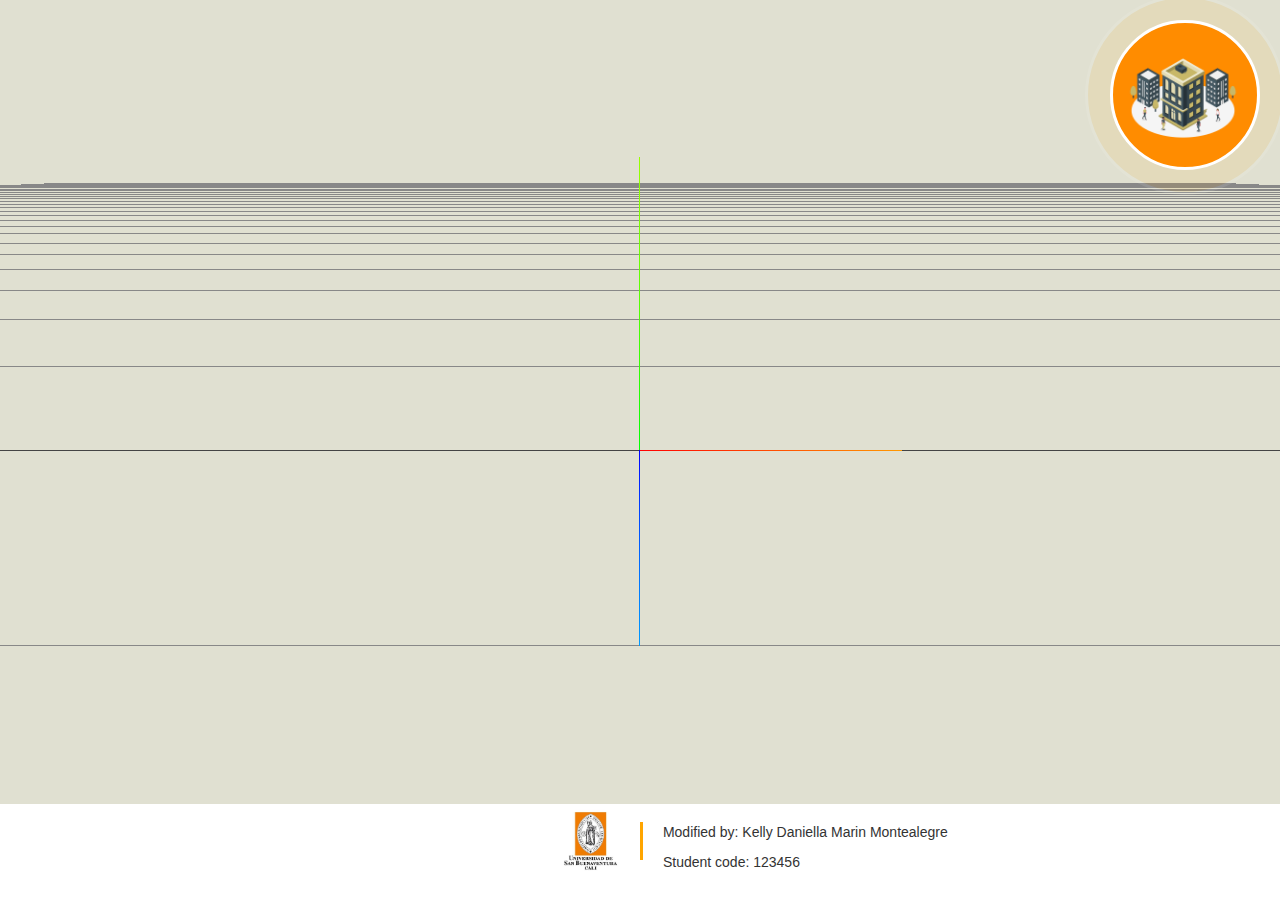
<file: codigo_pre_parcial_2023/index.html>
<!DOCTYPE html>
<html lang="en">

<head>
    <meta charset="UTF-8">
    <meta name="viewport" content="width=device-width, initial-scale=1.0">
    <title>THREE JS - Parcial</title>

    <link rel="stylesheet" href="./src/css/main.css">

    <link rel="stylesheet" href="https://maxcdn.bootstrapcdn.com/bootstrap/3.3.7/css/bootstrap.min.css">
    <script type="text/javascript" src="https://ajax.googleapis.com/ajax/libs/jquery/3.2.1/jquery.min.js"></script>
    <script type="text/javascript" src="https://maxcdn.bootstrapcdn.com/bootstrap/3.3.7/js/bootstrap.min.js"></script>

    <!-- three -->
    <script type="text/javascript" src="./src/js/libs/three.js"></script>
    <!-- orbit controls -->
    <script type="text/javascript" src="./src/js/libs/OrbitControls.js"></script>
    <!-- main -->
    <script type="text/javascript" src="./src/js/main.js"></script>

</head>

<body onload="start()">
    <canvas id="app"></canvas>
    <div class="gui quadrado"> </div>
    <div class="gui">
        <figure class="swing" onclick="openForm()">
            <img class="build" src="./src/img/build.png" alt="car">
        </figure>
    </div>
    <footer class="footerStyle">
        <div class="row">
            <div class="column" style="text-align: right;">
                <img class="logoUsb" src="./src/img/usb.jpg" alt="usb">
            </div>
            <!-- The form -->
            <div class="form-popup" id="myForm">
                <form action="/action_page.php" class="form-container">

                    <label for="numberEdificios"><b>Numero de edificios</b></label>
                    <input type="number" placeholder="1" id="numberEdificios"name="numberEdificios" required>

                    <label for="numberPisos"><b>Numero de pisos</b></label>
                    <input type="number" placeholder="1"  id="numberPisos" name="numberPisos" required>

                    <label for="colorEdificio"><b>Color edificio:</b></label>
                    <input type="color" placeholder="1" id="colorEdificio" name="colorEdificio" required>

                    <label for="tieneWireframe"><b>Wireframe:</b></label>
                    <input type="text" placeholder="Si / No" name="tieneWireframe" required>

                    <label for="tieneVentanas"><b>Ventanas:</b></label>
                    <input type="text" placeholder="Si / No" name="tieneVentanas" required>

                    <button type="submit" class="btn" onclick="createbuild()">Crear</button>
                    <button type="button" class="btn cancel" onclick="closeForm()">Cerrar</button>
                </form>
            </div>
            <div class="column" style="text-align: left;padding: 10px;width: 2%;">
                <div class="vertical"></div>
            </div>
            <div class="column" style="text-align: left; padding: 10px;">
                <p>Modified by: Kelly Daniella Marin Montealegre</p>
                <p>Student code: 123456 </p>
            </div>
        </div>
    </footer>
</body>

</html>
</file>
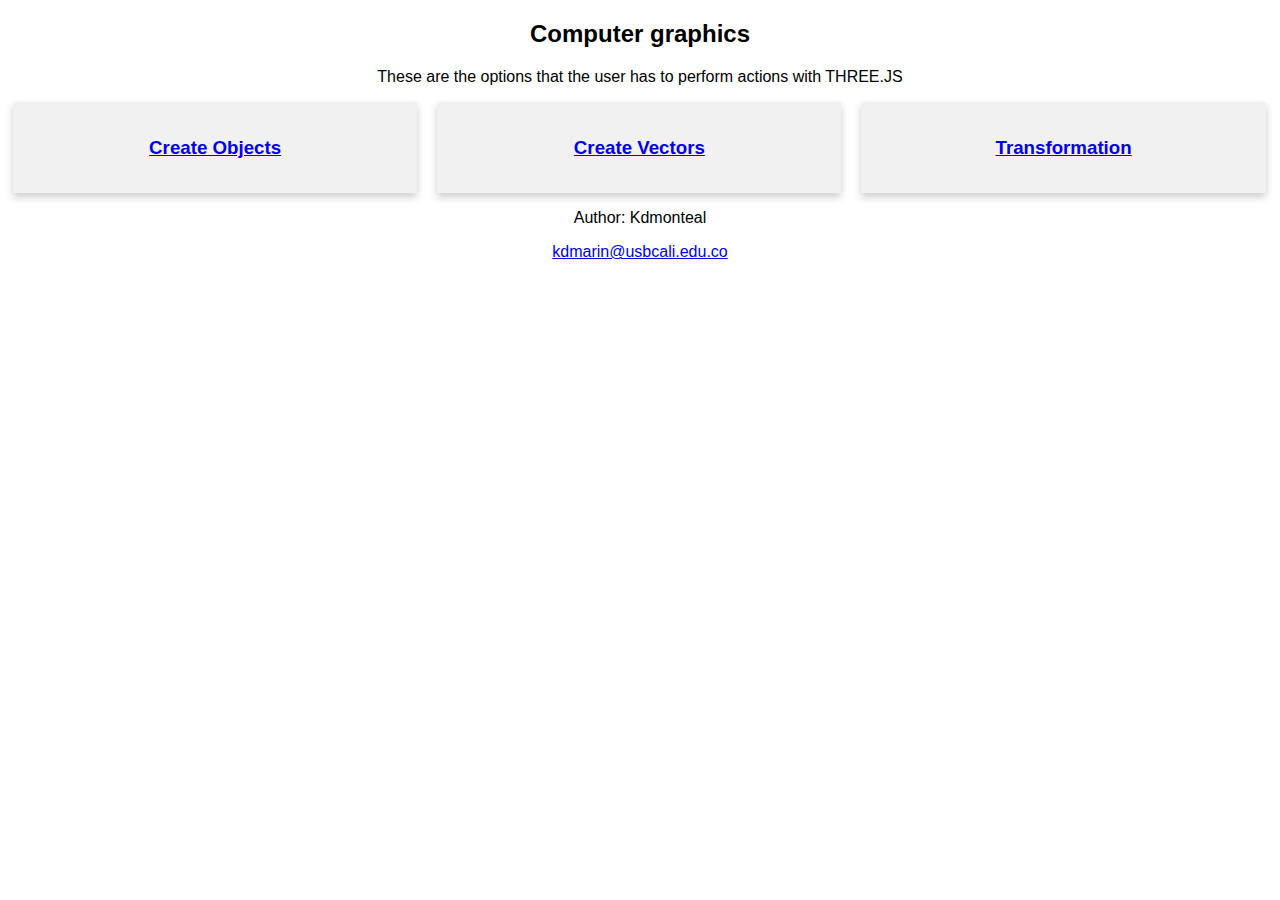
<file: creando_escena/creando_escena/index.html>
<!DOCTYPE html>
<html lang="en">

<head>
    <meta charset="UTF-8">
    <meta http-equiv="X-UA-Compatible" content="IE=edge">
    <meta name="viewport" content="width=device-width, initial-scale=1.0">
    <title>Computación Gráfica 2023</title>
    <link rel="stylesheet" href="./src/css/menu.css">
</head>

<body>

    <div style="text-align: center;">
        <h2>Computer graphics</h2>
        <p>These are the options that the user has to perform actions with THREE.JS</p>
    </div>

    <div class="row">
        <div class="column">
            <div class="card">
                <h3> <a href="./src/views/create_objects.html" target="">Create Objects</a> </h3>
            </div>
        </div>

        <div class="column">
            <div class="card">
                <h3><a href="./src/views/create_vectors.html" target="">Create Vectors</a></h3>
            </div>
        </div>

        <div class="column">
            <div class="card">
                <h3><a href="#" onClick="alert('under constructions..');" target="">Transformation</a></h3>
            </div>
        </div>
    </div>

    <footer style="text-align: center;">
        <p>Author: Kdmonteal</p>
        <p><a href="mailto:kdmarin@usbcali.edu.co">kdmarin@usbcali.edu.co</a></p>
    </footer>
</body>

</html>
</file>
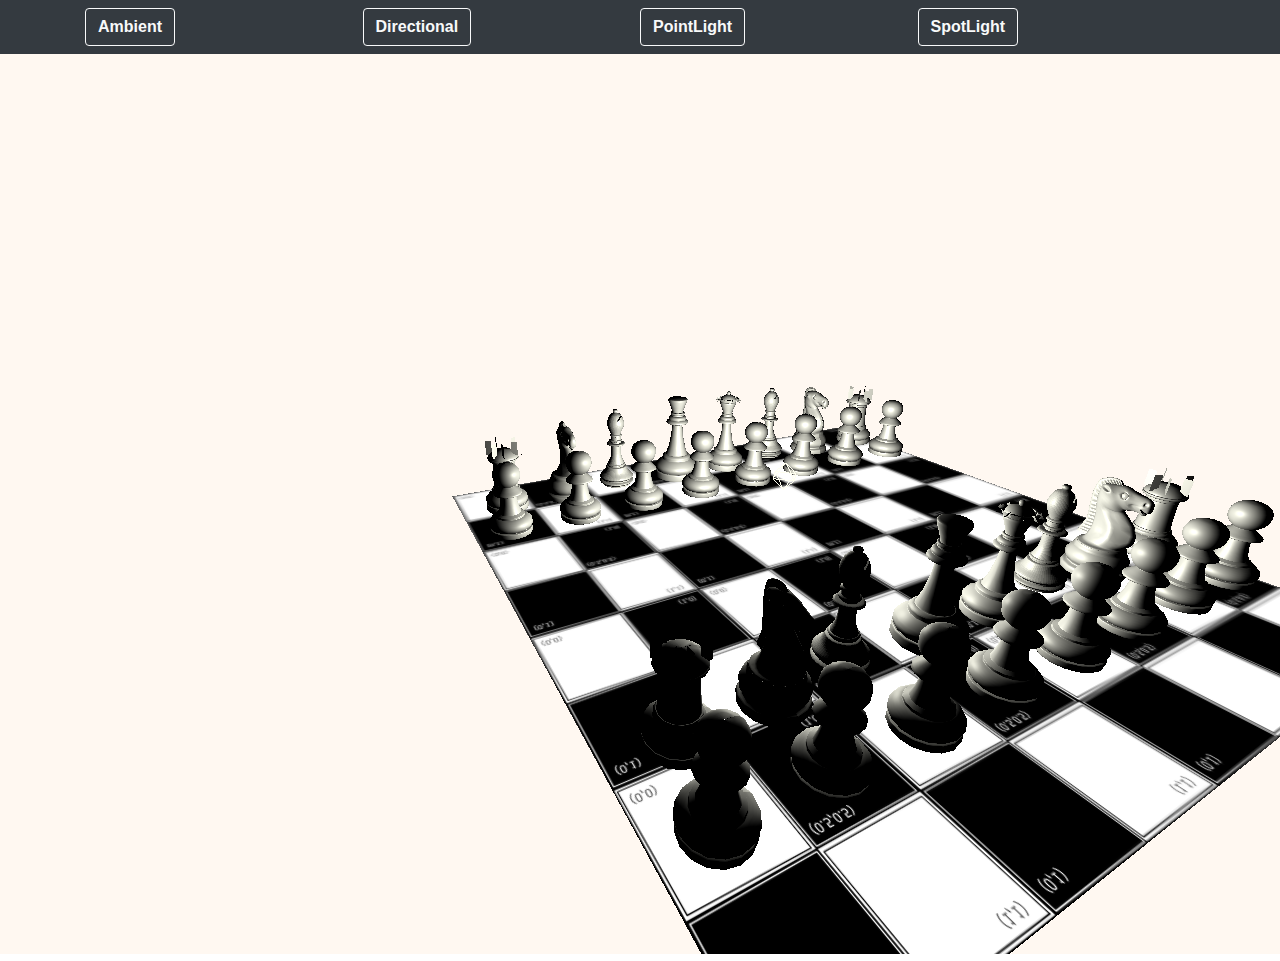
<file: creando_escena/src/views/chess.html>
<!DOCTYPE html>
<html lang="en">

<head>
    <meta charset="UTF-8">
    <meta http-equiv="X-UA-Compatible" content="IE=edge">
    <meta name="viewport" content="width=device-width, initial-scale=1.0">
    <title>Create Vectors 3D</title>
    <link rel="icon" type="image/png" href="../img/favicon_web.PNG">
    <link rel="stylesheet" href="../css/mainStyle.css">
    <link rel="stylesheet" href="https://cdn.jsdelivr.net/npm/bootstrap@4.0.0/dist/css/bootstrap.min.css"
        integrity="sha384-Gn5384xqQ1aoWXA+058RXPxPg6fy4IWvTNh0E263XmFcJlSAwiGgFAW/dAiS6JXm" crossorigin="anonymous">

    <script src="../libreries/three.js"></script>
    <script src="../vendors/load/OBJLoader.js"></script>
    <script src="../vendors/load/MTLLoader.js"></script>
    <script src="../libreries/OrbitControls.js"></script>
    <script src="../js/vectores.js"></script>
    <script src="../js/mainchess.js"></script>
    <script src="https://code.jquery.com/jquery-3.2.1.slim.min.js"
        integrity="sha384-KJ3o2DKtIkvYIK3UENzmM7KCkRr/rE9/Qpg6aAZGJwFDMVNA/GpGFF93hXpG5KkN"
        crossorigin="anonymous"></script>
    <script src="https://cdn.jsdelivr.net/npm/popper.js@1.12.9/dist/umd/popper.min.js"
        integrity="sha384-ApNbgh9B+Y1QKtv3Rn7W3mgPxhU9K/ScQsAP7hUibX39j7fakFPskvXusvfa0b4Q"
        crossorigin="anonymous"></script>
    <script src="https://cdn.jsdelivr.net/npm/bootstrap@4.0.0/dist/js/bootstrap.min.js"
        integrity="sha384-JZR6Spejh4U02d8jOt6vLEHfe/JQGiRRSQQxSfFWpi1MquVdAyjUar5+76PVCmYl"
        crossorigin="anonymous"></script>

</head>

<body onload="initScene()">
    <canvas width="800" height="600" class="webgl"></canvas>

    <nav class="navbar navbar-expand-lg navbar-dark bg-dark">
        <div class="container">
            <div class="row" style="width: 100%;">
                <div class="col-sm-3">
                    <!-- Button trigger modal -->
                    <button type="button" class="btn btn-outline-light" data-toggle="modal"
                        data-target="#" onclick="createLight('AmbientLight')">
                        <b>Ambient</b>
                    </button>
                </div>
                <div class="col-sm-3">
                    <!-- Button trigger modal -->
                    <button type="button" class="btn btn-outline-light" data-toggle="modal"
                        data-target="#" onclick="createLight('directionalLight')">
                        <b>Directional</b>
                    </button>
                </div>
                <div class="col-sm-3">
                    <!-- Button trigger modal -->
                    <button type="button" class="btn btn-outline-light" data-toggle="modal"
                        data-target="#" onclick="createLight('pointLight')">
                        <b>PointLight</b>
                    </button>
                </div>
                <div class="col-sm-3">
                    <!-- Button trigger modal -->
                    <button type="button" class="btn btn-outline-light" data-toggle="modal"
                        data-target="#" onclick="createLight('SpotLight')">
                        <b>SpotLight</b>
                    </button>
                </div>
            </div>
        </div>
    </nav>

    <!-- Modal -->
    <div class="modal fade" id="exampleModalCenter" tabindex="-1" role="dialog"
        aria-labelledby="exampleModalCenterTitle" aria-hidden="true">
        <div class="modal-dialog modal-dialog-centered" role="document">
            <div class="modal-content">
                <div class="modal-header">
                    <h5 class="modal-title" id="exampleModalLongTitle">Create Vectors</h5>
                    <button type="button" class="close" data-dismiss="modal" aria-label="Close">
                        <span aria-hidden="true">&times;</span>
                    </button>
                </div>
                <div class="modal-body">
                    <span>PA (Start):</span>

                    <div class="container">
                        <div class="row">
                            (
                            <div class="col-sm-3">
                                <input value="0" class="form-control" type="number" name="puntoAX" id="puntoAX">
                            </div>
                            ,
                            <div class="col-sm-3">
                                <input value="0" class="form-control" type="number" name="puntoAY" id="puntoAY">
                            </div>
                            ,
                            <div class="col-sm-3">
                                <input value="0" class="form-control" type="number" name="puntoAZ" id="puntoAZ">
                            </div>
                            )
                        </div>
                    </div>
                    <br>
                    <span>PB (Final):</span>
                    <div class="container">
                        <div class="row">
                            (
                            <div class="col-sm-3">
                                <input value="0" class="form-control" type="number" name="puntoBX" id="puntoBX"
                                    onchange="calculateComponentVector('puntoAX',this,'resultx')">
                            </div>
                            ,
                            <div class="col-sm-3">
                                <input value="0" class="form-control" type="number" name="puntoBY" id="puntoBY"
                                    onchange="calculateComponentVector('puntoAY',this,'resulty')">
                            </div>
                            ,
                            <div class="col-sm-3">
                                <input value="0" class="form-control" type="number" name="puntoBZ" id="puntoBZ"
                                    onchange="calculateComponentVector('puntoAZ',this,'resultz')">
                            </div>
                            )
                        </div>
                    </div>
                    <br>
                    <span>Result:</span>
                    <div class="container">
                        <div class="row">
                            (
                            <div class="col-sm-3">
                                <input readonly value="0" class="form-control" type="number" name="resultx"
                                    id="resultx">
                            </div>
                            ,
                            <div class="col-sm-3">
                                <input readonly value="0" class="form-control" type="number" name="resulty"
                                    id="resulty">
                            </div>
                            ,
                            <div class="col-sm-3">
                                <input readonly value="0" class="form-control" type="number" name="resultz"
                                    id="resultz">
                            </div>
                            )
                        </div>
                    </div>
                </div>
                <div class="modal-footer">
                    <button type="button" class="btn btn-secondary" data-dismiss="modal">Close</button>
                    <button type="button" class="btn btn-primary" onclick="vectors(1)" data-dismiss="modal">Draw
                        Vector</button>
                </div>
            </div>
        </div>
    </div>


    <!-- Modal -->
    <div class="modal fade" id="modalbyVector" tabindex="-1" role="dialog" aria-labelledby="modalbyVectorTitle"
        aria-hidden="true">
        <div class="modal-dialog modal-dialog-centered" role="document">
            <div class="modal-content">
                <div class="modal-header">
                    <h5 class="modal-title" id="exampleModalLongTitle">Create Vectors</h5>
                    <button type="button" class="close" data-dismiss="modal" aria-label="Close">
                        <span aria-hidden="true">&times;</span>
                    </button>
                </div>
                <div class="modal-body">
                    <span>Vector:</span>
                    <div class="container">
                        <div class="row">
                            (
                            <div class="col-sm-3">
                                <input value="0" class="form-control" type="number" name="vectorEX" id="vectorEX">
                            </div>
                            ,
                            <div class="col-sm-3">
                                <input value="0" class="form-control" type="number" name="vectorEY" id="vectorEY">
                            </div>
                            ,
                            <div class="col-sm-3">
                                <input value="0" class="form-control" type="number" name="vectorEZ" id="vectorEZ">
                            </div>
                            )
                        </div>
                    </div>
                </div>
                <div class="modal-footer">
                    <button type="button" class="btn btn-secondary" data-dismiss="modal">Close</button>
                    <button type="button" class="btn btn-primary" onclick="vectors(0)" data-dismiss="modal">Draw
                        Vector</button>
                </div>
            </div>
        </div>
    </div>
</body>

</html>
</file>
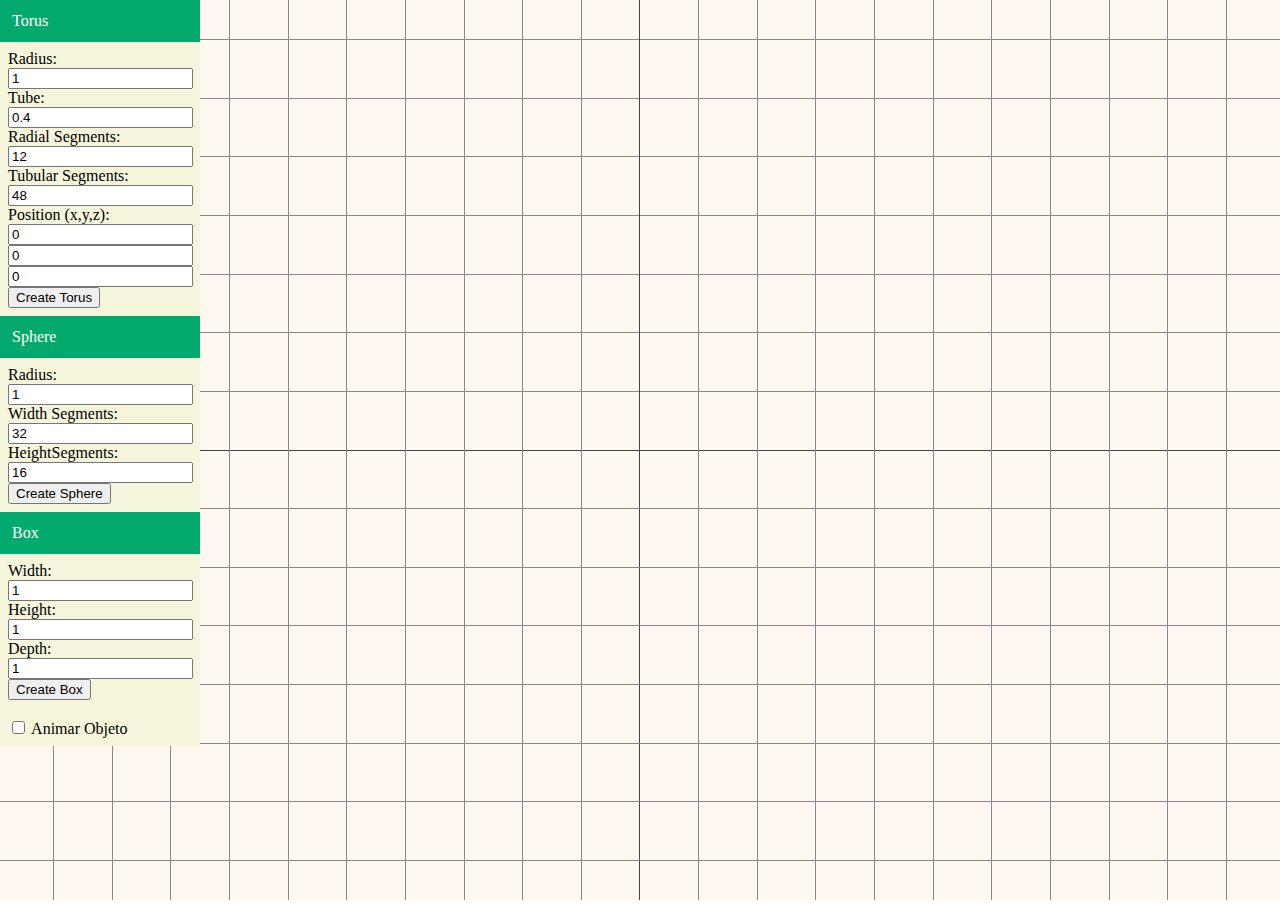
<file: creando_escena/src/views/create_objects.html>
<!DOCTYPE html>
<html lang="en">
<head>
    <meta charset="UTF-8">
    <meta http-equiv="X-UA-Compatible" content="IE=edge">
    <meta name="viewport" content="width=device-width, initial-scale=1.0">
    <title>Create Geometry 3D</title>
    <link rel="icon" type="image/png" href="../img/favicon_web.PNG">
    <link rel="stylesheet" href="../css/mainStyle.css">

    <script src="../libreries/three.js"></script>
    <script src="../libreries/OrbitControls.js"></script>
    <script src="../js/main.js"></script>
</head>
<body onload="initScene()">
    <canvas width="800" height="600" class="webgl"></canvas>

    <div class="vertical-menu"> 
        <a href="#" class="active" >Torus</a>
        <div id="opciones" style="padding: 4%; background-color: beige;">
            <span>Radius:</span>
            <input type="number" value="1">
            <span>Tube:</span>
            <input type="number" value="0.4">
            <span>Radial Segments:</span>
            <input type="number" value="12">
            <span>Tubular Segments:</span>
            <input type="number" value="48">
            <span>Position (x,y,z):</span>
            <input id="torus_x" type="number" value="0">
            <input id="torus_y" type="number" value="0">
            <input id="torus_z" type="number" value="0">

            <button onclick="draw3dShape('Torus')">Create Torus</button>
        </div>
        <a href="#" class="active">Sphere</a>
        <div id="opciones" style="padding: 4%; background-color: beige;">
            <span>Radius:</span>
            <input id="sphere_radius" type="number" value="1">
            <span>Width Segments:</span>
            <input id="sphere_width" type="number" value="32">
            <span>HeightSegments:</span>
            <input id="sphere_heigh" type="number" value="16">
            <button onclick="draw3dShape('Sphere')">Create Sphere</button>
        </div>
        <a href="#" class="active">Box</a>
        <div id="opciones" style="padding: 4%; background-color: beige;">
            <span>Width:</span>
            <input id="box_width" type="number" value="1">
            <span>Height:</span>
            <input id="box_height" type="number" value="1">
            <span>Depth:</span>
            <input id="box_depth" type="number" value="1">
            <button onclick="draw3dShape('Box')">Create Box</button><br><br>
            <label>
                <input onchange="makeAnimationsObject()" type="checkbox" id="animar_cube" name="animar_cube" value="animar"> Animar Objeto
            </label>
        </div>
      </div>
</body>
</html>
</file>
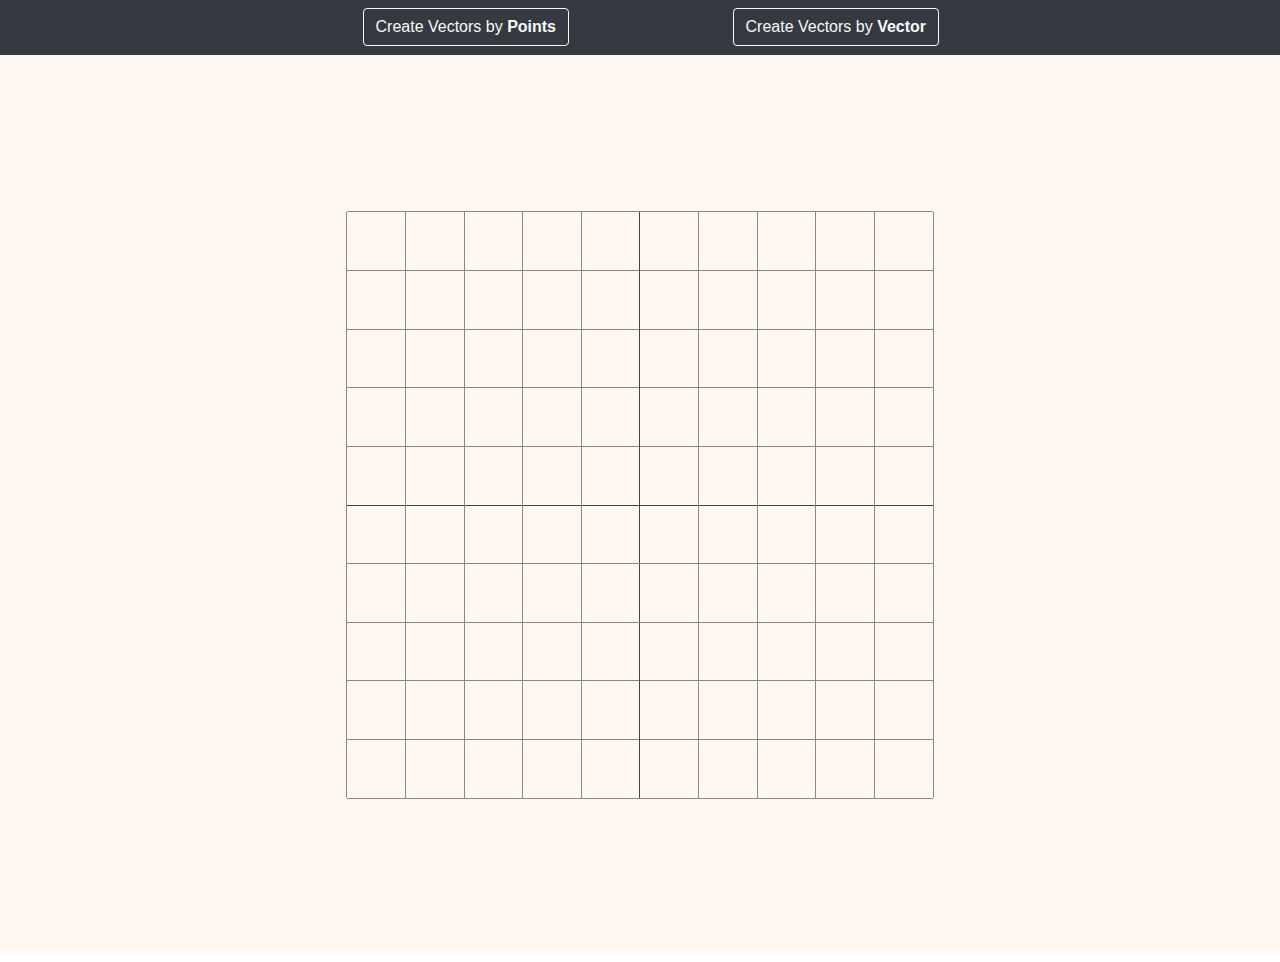
<file: creando_escena/src/views/create_vectors.html>
<!DOCTYPE html>
<html lang="en">

<head>
    <meta charset="UTF-8">
    <meta http-equiv="X-UA-Compatible" content="IE=edge">
    <meta name="viewport" content="width=device-width, initial-scale=1.0">
    <title>Create Vectors 3D</title>
    <link rel="icon" type="image/png" href="../img/favicon_web.PNG">
    <link rel="stylesheet" href="../css/mainStyle.css">
    <link rel="stylesheet" href="https://cdn.jsdelivr.net/npm/bootstrap@4.0.0/dist/css/bootstrap.min.css"
        integrity="sha384-Gn5384xqQ1aoWXA+058RXPxPg6fy4IWvTNh0E263XmFcJlSAwiGgFAW/dAiS6JXm" crossorigin="anonymous">

    <script src="../libreries/three.js"></script>
    <script src="../libreries/OrbitControls.js"></script>
    <script src="../js/vectores.js"></script>
    <script src="../js/mainVectors.js"></script>
    <script src="https://code.jquery.com/jquery-3.2.1.slim.min.js"
        integrity="sha384-KJ3o2DKtIkvYIK3UENzmM7KCkRr/rE9/Qpg6aAZGJwFDMVNA/GpGFF93hXpG5KkN"
        crossorigin="anonymous"></script>
    <script src="https://cdn.jsdelivr.net/npm/popper.js@1.12.9/dist/umd/popper.min.js"
        integrity="sha384-ApNbgh9B+Y1QKtv3Rn7W3mgPxhU9K/ScQsAP7hUibX39j7fakFPskvXusvfa0b4Q"
        crossorigin="anonymous"></script>
    <script src="https://cdn.jsdelivr.net/npm/bootstrap@4.0.0/dist/js/bootstrap.min.js"
        integrity="sha384-JZR6Spejh4U02d8jOt6vLEHfe/JQGiRRSQQxSfFWpi1MquVdAyjUar5+76PVCmYl"
        crossorigin="anonymous"></script>

</head>

<body onload="initScene()">
    <canvas width="800" height="600" class="webgl"></canvas>

    <nav class="navbar navbar-expand-lg navbar-dark bg-dark">
        <div class="container">

                <div class="row" style="width: 100%;">
                  <div class="col-sm-3">
                  </div>
                  <div class="col-sm-4">
                    <!-- Button trigger modal -->
                    <button type="button" class="btn btn-outline-light" data-toggle="modal" data-target="#exampleModalCenter">
                        Create Vectors by <b>Points</b>
                    </button>
                  </div>
                  <div class="col-sm-4">
                    <!-- Button trigger modal -->
                    <button type="button" class="btn btn-outline-light" data-toggle="modal" data-target="#modalbyVector">
                        Create Vectors by <b>Vector</b>
                    </button>
                  </div>
                  <div class="col-sm-3">
                  </div>
                </div>
        </div>
    </nav>

    <!-- Modal -->
    <div class="modal fade" id="exampleModalCenter" tabindex="-1" role="dialog"
        aria-labelledby="exampleModalCenterTitle" aria-hidden="true">
        <div class="modal-dialog modal-dialog-centered" role="document">
            <div class="modal-content">
                <div class="modal-header">
                    <h5 class="modal-title" id="exampleModalLongTitle">Create Vectors</h5>
                    <button type="button" class="close" data-dismiss="modal" aria-label="Close">
                        <span aria-hidden="true">&times;</span>
                    </button>
                </div>
                <div class="modal-body">
                    <span>PA (Start):</span>

                    <div class="container">
                        <div class="row">
                            (
                            <div class="col-sm-3">
                                <input value="0" class="form-control" type="number" name="puntoAX" id="puntoAX">
                            </div>
                            ,
                            <div class="col-sm-3">
                                <input value="0" class="form-control" type="number" name="puntoAY" id="puntoAY">
                            </div>
                            ,
                            <div class="col-sm-3">
                                <input value="0" class="form-control" type="number" name="puntoAZ" id="puntoAZ">
                            </div>
                            )
                        </div>
                    </div>
                    <br>
                    <span>PB (Final):</span>
                    <div class="container">
                        <div class="row">
                            (
                            <div class="col-sm-3">
                                <input value="0" class="form-control" type="number" name="puntoBX" id="puntoBX" onchange="calculateComponentVector('puntoAX',this,'resultx')">
                            </div>
                            ,
                            <div class="col-sm-3">
                                <input value="0" class="form-control" type="number" name="puntoBY" id="puntoBY" onchange="calculateComponentVector('puntoAY',this,'resulty')">
                            </div>
                            ,
                            <div class="col-sm-3">
                                <input value="0" class="form-control" type="number" name="puntoBZ" id="puntoBZ" onchange="calculateComponentVector('puntoAZ',this,'resultz')">
                            </div>
                            )
                        </div>
                    </div>
                    <br>
                    <span>Result:</span>
                    <div class="container">
                        <div class="row">
                            (
                            <div class="col-sm-3">
                                <input readonly value="0" class="form-control" type="number" name="resultx"
                                    id="resultx">
                            </div>
                            ,
                            <div class="col-sm-3">
                                <input readonly value="0" class="form-control" type="number" name="resulty"
                                    id="resulty">
                            </div>
                            ,
                            <div class="col-sm-3">
                                <input readonly value="0" class="form-control" type="number" name="resultz"
                                    id="resultz">
                            </div>
                            )
                        </div>
                    </div>
                </div>
                <div class="modal-footer">
                    <button type="button" class="btn btn-secondary" data-dismiss="modal">Close</button>
                    <button type="button" class="btn btn-primary" onclick="vectors(1)" data-dismiss="modal">Draw Vector</button>
                </div>
            </div>
        </div>
    </div>


    <!-- Modal -->
    <div class="modal fade" id="modalbyVector" tabindex="-1" role="dialog"
        aria-labelledby="modalbyVectorTitle" aria-hidden="true">
        <div class="modal-dialog modal-dialog-centered" role="document">
            <div class="modal-content">
                <div class="modal-header">
                    <h5 class="modal-title" id="exampleModalLongTitle">Create Vectors</h5>
                    <button type="button" class="close" data-dismiss="modal" aria-label="Close">
                        <span aria-hidden="true">&times;</span>
                    </button>
                </div>
                <div class="modal-body">
                    <span>Vector:</span>
                    <div class="container">
                        <div class="row">
                            (
                            <div class="col-sm-3">
                                <input value="0" class="form-control" type="number" name="vectorEX"
                                    id="vectorEX">
                            </div>
                            ,
                            <div class="col-sm-3">
                                <input value="0" class="form-control" type="number" name="vectorEY"
                                    id="vectorEY">
                            </div>
                            ,
                            <div class="col-sm-3">
                                <input value="0" class="form-control" type="number" name="vectorEZ"
                                    id="vectorEZ">
                            </div>
                            )
                        </div>
                    </div>
                </div>
                <div class="modal-footer">
                    <button type="button" class="btn btn-secondary" data-dismiss="modal">Close</button>
                    <button type="button" class="btn btn-primary" onclick="vectors(0)" data-dismiss="modal">Draw Vector</button>
                </div>
            </div>
        </div>
    </div>
</body>

</html>
</file>
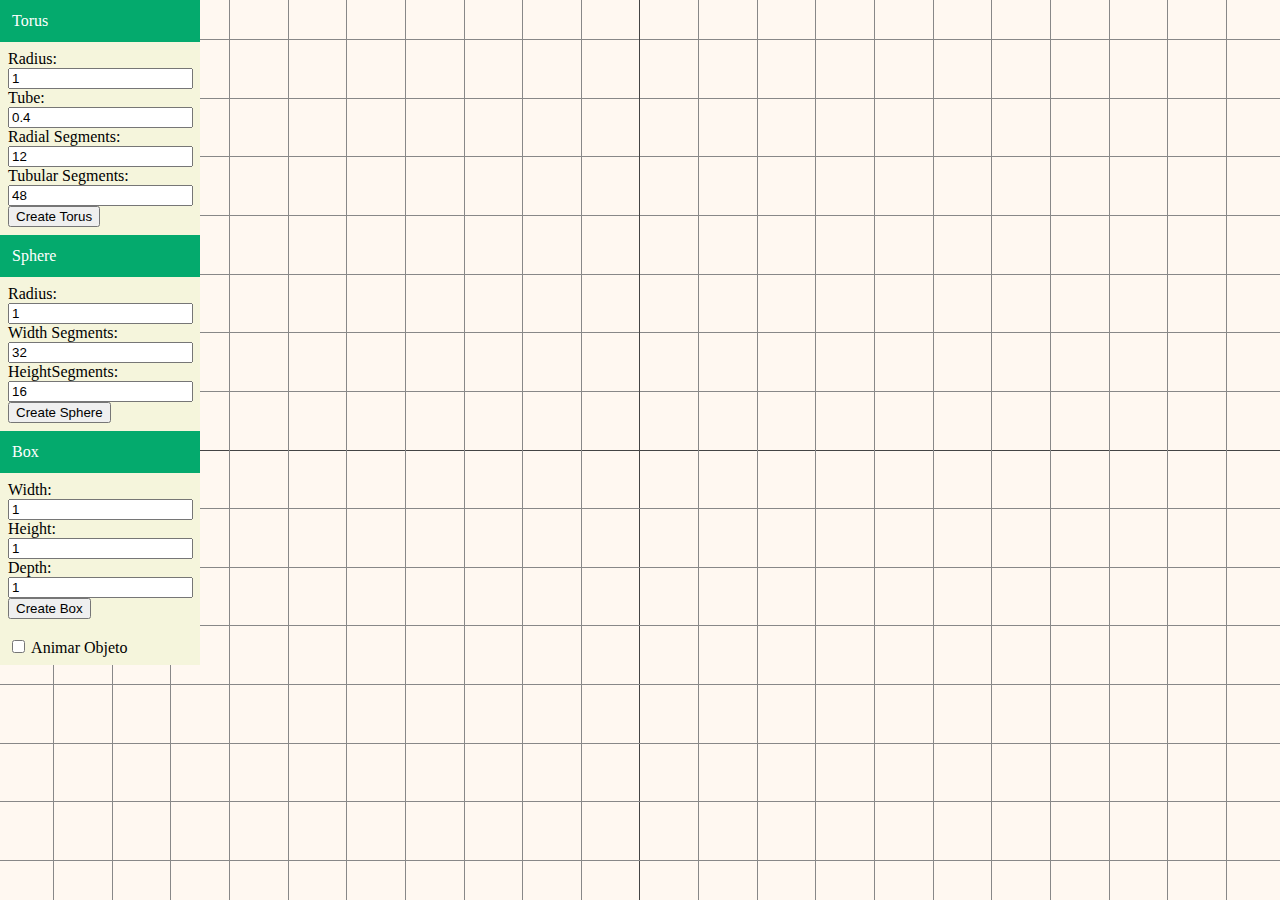
<file: creando_escena/creando_escena/src/views/create_objects.html>
<!DOCTYPE html>
<html lang="en">
<head>
    <meta charset="UTF-8">
    <meta http-equiv="X-UA-Compatible" content="IE=edge">
    <meta name="viewport" content="width=device-width, initial-scale=1.0">
    <title>Create Geometry 3D</title>
    <link rel="icon" type="image/png" href="../img/favicon_web.PNG">
    <link rel="stylesheet" href="../css/mainStyle.css">

    <script src="../libreries/three.js"></script>
    <script src="../libreries/OrbitControls.js"></script>
    <script src="../js/main.js"></script>
</head>
<body onload="initScene()">
    <canvas width="800" height="600" class="webgl"></canvas>

    <div class="vertical-menu"> 
        <a href="#" class="active" >Torus</a>
        <div id="opciones" style="padding: 4%; background-color: beige;">
            <span>Radius:</span>
            <input type="number" value="1">
            <span>Tube:</span>
            <input type="number" value="0.4">
            <span>Radial Segments:</span>
            <input type="number" value="12">
            <span>Tubular Segments:</span>
            <input type="number" value="48">
            <button onclick="draw3dShape('Torus')">Create Torus</button>
        </div>
        <a href="#" class="active">Sphere</a>
        <div id="opciones" style="padding: 4%; background-color: beige;">
            <span>Radius:</span>
            <input id="sphere_radius" type="number" value="1">
            <span>Width Segments:</span>
            <input id="sphere_width" type="number" value="32">
            <span>HeightSegments:</span>
            <input id="sphere_heigh" type="number" value="16">
            <button onclick="draw3dShape('Sphere')">Create Sphere</button>
        </div>
        <a href="#" class="active">Box</a>
        <div id="opciones" style="padding: 4%; background-color: beige;">
            <span>Width:</span>
            <input id="box_width" type="number" value="1">
            <span>Height:</span>
            <input id="box_height" type="number" value="1">
            <span>Depth:</span>
            <input id="box_depth" type="number" value="1">
            <button onclick="draw3dShape('Box')">Create Box</button><br><br>
            <label>
                <input onchange="makeAnimationsObject()" type="checkbox" id="animar_cube" name="animar_cube" value="animar"> Animar Objeto
            </label>
        </div>
      </div>
</body>
</html>
</file>
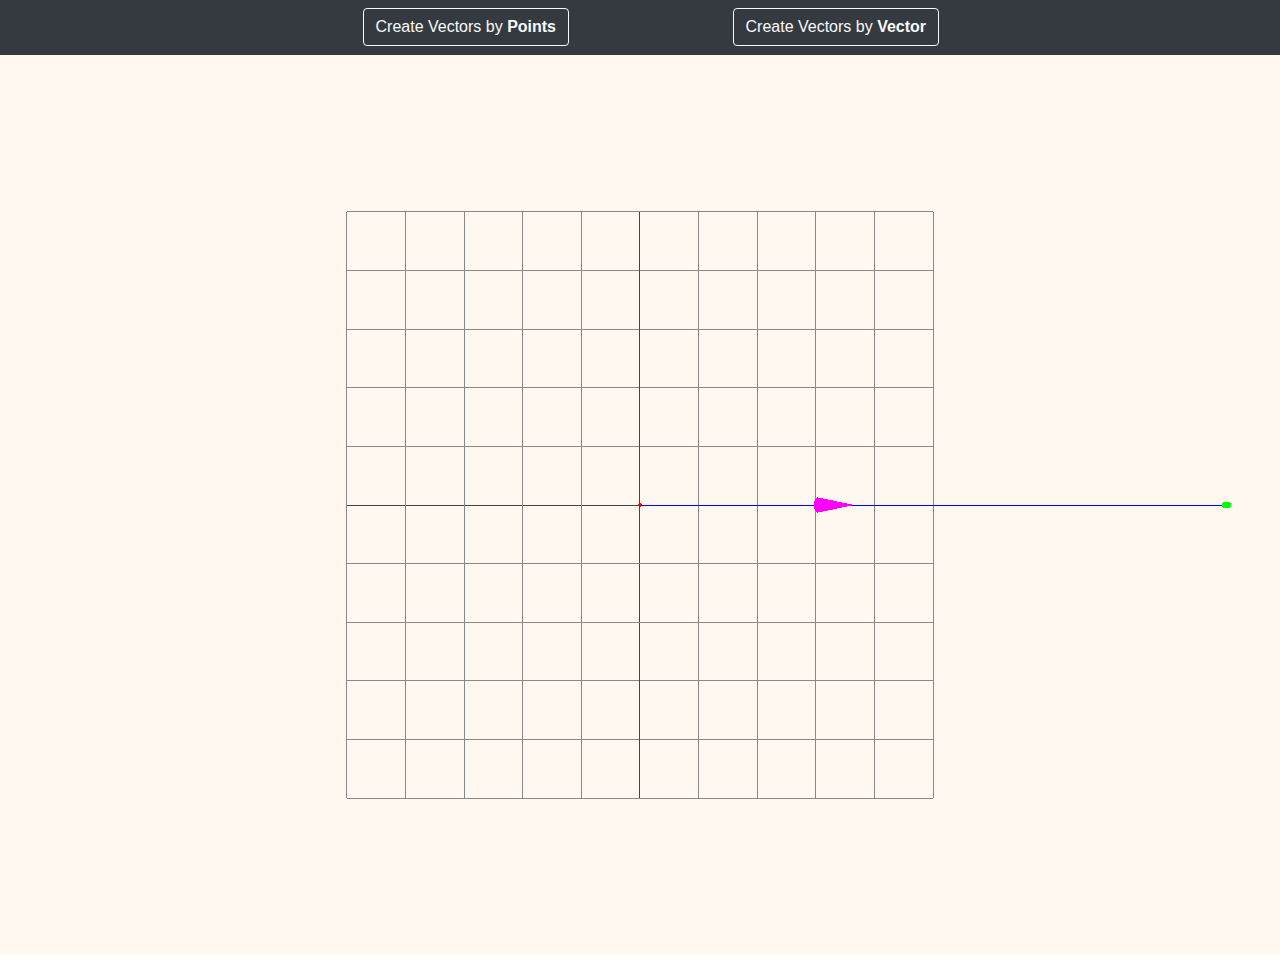
<file: creando_escena/creando_escena/src/views/create_vectors.html>
<!DOCTYPE html>
<html lang="en">

<head>
    <meta charset="UTF-8">
    <meta http-equiv="X-UA-Compatible" content="IE=edge">
    <meta name="viewport" content="width=device-width, initial-scale=1.0">
    <title>Create Vectors 3D</title>
    <link rel="icon" type="image/png" href="../img/favicon_web.PNG">
    <link rel="stylesheet" href="../css/mainStyle.css">
    <link rel="stylesheet" href="https://cdn.jsdelivr.net/npm/bootstrap@4.0.0/dist/css/bootstrap.min.css"
        integrity="sha384-Gn5384xqQ1aoWXA+058RXPxPg6fy4IWvTNh0E263XmFcJlSAwiGgFAW/dAiS6JXm" crossorigin="anonymous">

    <script src="../libreries/three.js"></script>
    <script src="../libreries/OrbitControls.js"></script>
    <script src="../js/vectores.js"></script>
    <script src="../js/mainVectors.js"></script>
    <script src="https://code.jquery.com/jquery-3.2.1.slim.min.js"
        integrity="sha384-KJ3o2DKtIkvYIK3UENzmM7KCkRr/rE9/Qpg6aAZGJwFDMVNA/GpGFF93hXpG5KkN"
        crossorigin="anonymous"></script>
    <script src="https://cdn.jsdelivr.net/npm/popper.js@1.12.9/dist/umd/popper.min.js"
        integrity="sha384-ApNbgh9B+Y1QKtv3Rn7W3mgPxhU9K/ScQsAP7hUibX39j7fakFPskvXusvfa0b4Q"
        crossorigin="anonymous"></script>
    <script src="https://cdn.jsdelivr.net/npm/bootstrap@4.0.0/dist/js/bootstrap.min.js"
        integrity="sha384-JZR6Spejh4U02d8jOt6vLEHfe/JQGiRRSQQxSfFWpi1MquVdAyjUar5+76PVCmYl"
        crossorigin="anonymous"></script>

</head>

<body onload="initScene()">
    <canvas width="800" height="600" class="webgl"></canvas>

    <nav class="navbar navbar-expand-lg navbar-dark bg-dark">
        <div class="container">

                <div class="row" style="width: 100%;">
                  <div class="col-sm-3">
                  </div>
                  <div class="col-sm-4">
                    <!-- Button trigger modal -->
                    <button type="button" class="btn btn-outline-light" data-toggle="modal" data-target="#exampleModalCenter">
                        Create Vectors by <b>Points</b>
                    </button>
                  </div>
                  <div class="col-sm-4">
                    <!-- Button trigger modal -->
                    <button type="button" class="btn btn-outline-light" data-toggle="modal" data-target="#modalbyVector">
                        Create Vectors by <b>Vector</b>
                    </button>
                  </div>
                  <div class="col-sm-3">
                  </div>
                </div>
        </div>
    </nav>

    <!-- Modal -->
    <div class="modal fade" id="exampleModalCenter" tabindex="-1" role="dialog"
        aria-labelledby="exampleModalCenterTitle" aria-hidden="true">
        <div class="modal-dialog modal-dialog-centered" role="document">
            <div class="modal-content">
                <div class="modal-header">
                    <h5 class="modal-title" id="exampleModalLongTitle">Create Vectors</h5>
                    <button type="button" class="close" data-dismiss="modal" aria-label="Close">
                        <span aria-hidden="true">&times;</span>
                    </button>
                </div>
                <div class="modal-body">
                    <span>PA (Start):</span>

                    <div class="container">
                        <div class="row">
                            (
                            <div class="col-sm-3">
                                <input value="0" class="form-control" type="number" name="puntoAX" id="puntoAX">
                            </div>
                            ,
                            <div class="col-sm-3">
                                <input value="0" class="form-control" type="number" name="puntoAY" id="puntoAY">
                            </div>
                            ,
                            <div class="col-sm-3">
                                <input value="0" class="form-control" type="number" name="puntoAZ" id="puntoAZ">
                            </div>
                            )
                        </div>
                    </div>
                    <br>
                    <span>PB (Final):</span>
                    <div class="container">
                        <div class="row">
                            (
                            <div class="col-sm-3">
                                <input value="0" class="form-control" type="number" name="puntoBX" id="puntoBX">
                            </div>
                            ,
                            <div class="col-sm-3">
                                <input value="0" class="form-control" type="number" name="puntoBY" id="puntoBY">
                            </div>
                            ,
                            <div class="col-sm-3">
                                <input value="0" class="form-control" type="number" name="puntoBZ" id="puntoBZ">
                            </div>
                            )
                        </div>
                    </div>
                    <br>
                    <span>Result:</span>
                    <div class="container">
                        <div class="row">
                            (
                            <div class="col-sm-3">
                                <input readonly value="0" class="form-control" type="number" name="resultx"
                                    id="resultx">
                            </div>
                            ,
                            <div class="col-sm-3">
                                <input readonly value="0" class="form-control" type="number" name="resulty"
                                    id="resulty">
                            </div>
                            ,
                            <div class="col-sm-3">
                                <input readonly value="0" class="form-control" type="number" name="resultz"
                                    id="resultz">
                            </div>
                            )
                        </div>
                    </div>
                </div>
                <div class="modal-footer">
                    <button type="button" class="btn btn-secondary" data-dismiss="modal">Close</button>
                    <button type="button" class="btn btn-primary">Draw Vector</button>
                </div>
            </div>
        </div>
    </div>


    <!-- Modal -->
    <div class="modal fade" id="modalbyVector" tabindex="-1" role="dialog"
        aria-labelledby="modalbyVectorTitle" aria-hidden="true">
        <div class="modal-dialog modal-dialog-centered" role="document">
            <div class="modal-content">
                <div class="modal-header">
                    <h5 class="modal-title" id="exampleModalLongTitle">Create Vectors</h5>
                    <button type="button" class="close" data-dismiss="modal" aria-label="Close">
                        <span aria-hidden="true">&times;</span>
                    </button>
                </div>
                <div class="modal-body">
                    <span>Vector:</span>
                    <div class="container">
                        <div class="row">
                            (
                            <div class="col-sm-3">
                                <input value="0" class="form-control" type="number" name="vectorEX"
                                    id="vectorEX">
                            </div>
                            ,
                            <div class="col-sm-3">
                                <input value="0" class="form-control" type="number" name="vectorEY"
                                    id="vectorEY">
                            </div>
                            ,
                            <div class="col-sm-3">
                                <input value="0" class="form-control" type="number" name="vectorEZ"
                                    id="vectorEZ">
                            </div>
                            )
                        </div>
                    </div>
                </div>
                <div class="modal-footer">
                    <button type="button" class="btn btn-secondary" data-dismiss="modal">Close</button>
                    <button type="button" class="btn btn-primary">Draw Vector</button>
                </div>
            </div>
        </div>
    </div>
</body>

</html>
</file>
<file: codigo_pre_parcial_2023/src/css/main.css>
body { 
    margin: 0; 
}

canvas { 
    display: block; 
    margin: 0px; 
}

#app{
    width: 100vw;
    height: 100vh;
}

.gui{
    position: absolute;
    color: white;
    display: flex;
    flex-flow: column;
    right: 0%;
    margin: 20px;

    border-style: solid;
    padding: 10px;
    background-color: darkorange;
    border-radius: 50%;
    width: 150px;
    height: 150px;
}
.gui .vector span{
    font-size: 120%;
}
.gui .vector input{
    margin: 2px;
    border-radius: 5px;
    border: 1px solid rgba(133, 133, 133, 0.276);
    padding: 5px;
    font-size: 120%;
    width: 60px;
    text-align: center;
}
.gui .coolButton{
    width: 100%;
    background-color: white;
    color: black;
    padding: 5px 25px;
    cursor: pointer;
    text-align: center;
    margin: 5px 0;
    border-radius: 5px;
}

/* Float four columns side by side */
.column {
    float: left;
    width: 33%;
    /* padding: 0 10px; */
    padding: 5px;
}

/* Remove extra left and right margins, due to padding */
.row {margin: 0 -5px;}

/* Clear floats after the columns */
.row:after {
    content: "";
    display: table;
    clear: both;
}

/* Responsive columns */
@media screen and (max-width: 600px) {
    .column {
    width: 100%;
    display: block;
    margin-bottom: 20px;
    }
}

.warningMssg{
    align-content: left!important;
    align-items: left;
    text-align: center;
    background-color: yellow;
    margin-bottom: 10px;
    color: black;
    border-radius: 5px;
    padding: 11px 0px;
    /* width: 20%; */
}

.build{
    height: 120px;
    margin-top: 5px;
    cursor: pointer;
}

.swing {
    animation: swing ease-in-out 1s infinite alternate;
    /* transform-origin: center -20px; */
    float:left;
    /* box-shadow: 5px 5px 10px rgba(0,0,0,0.5); */
}

.swing:after{
    /* content: ''; */
    position: absolute;  
    width: 20px; height: 20px;  
    border: 1px solid #999;
    top: -10px; left: 50%;
    z-index: 0;
    border-bottom: none;
    border-right: none;
    transform: rotate(45deg);
}
/* nail */
.swing:before{
    /* content: ''; */
    position: absolute;
    width: 5px; height: 5px;
    top: -14px;left: 54%;
    z-index: 5;
    border-radius: 50% 50%;
    background: #000;
}
 
@keyframes swing {
    0% { transform: rotate(3deg); }
    100% { transform: rotate(-3deg); }
}


.quadrado {
    width: 200px;
    height: 200px;
    background: orange;
    animation: crescendo 1.5s alternate infinite ease-in;
    margin: -5px;
    opacity: 0.1;
}

@keyframes crescendo {
    0%   {transform: scale(.8);}
    100% {transform: scale(1.0);}
}

.footerStyle{
    position: fixed;
    bottom: 0;
    background-color: white;
    width: 100%;
    padding: 8px;
    text-align: center;
}

.column {
    float: left;
    width: 49%;
}
  
/* Clear floats after the columns */
.row:after {
    content: "";
    display: table;
    clear: both;
}

.logoUsb{
    height: 64px;
    margin-top: -8px;
    margin-bottom: -16px;
}
.vertical { 
    border-left: 3px solid orange;
    height: 38px;
    position: absolute;
    left: 50%;
} 

/* Button used to open the contact form - fixed at the bottom of the page */
.open-button {
  background-color: #555;
  color: white;
  padding: 16px 20px;
  border: none;
  cursor: pointer;
  opacity: 0.8;
  position: fixed;
  bottom: 23px;
  right: 28px;
  width: 280px;
}

/* The popup form - hidden by default */
.form-popup {
    display: none;
    position: fixed;
    bottom: 18%;
    left: 0px;
    border: 3px solid #f1f1f1;
    z-index: 9;
}

/* Add styles to the form container */
.form-container {
  max-width: 300px;
  padding: 10px;
  background-color: white;
}

/* Full-width input fields */
.form-container input[type=number], .form-container input[type=color], .form-container input[type=text] {
  width: 100%;
  padding: 3px;
  margin: 5px 0 22px 0;
  border: none;
  background: #f1f1f1;
}

/* When the inputs get focus, do something */
.form-container input[type=text]:focus, .form-container input[type=password]:focus {
  background-color: #ddd;
  outline: none;
}

/* Set a style for the submit/login button */
.form-container .btn {
  background-color: #04AA6D;
  color: white;
  /*padding: 16px 20px;*/
  border: none;
  cursor: pointer;
  width: 100%;
  margin-bottom:10px;
  opacity: 0.8;
}

/* Add a red background color to the cancel button */
.form-container .cancel {
  background-color: red;
}

/* Add some hover effects to buttons */
.form-container .btn:hover, .open-button:hover {
  opacity: 1;
}
</file>
<file: creando_escena/creando_escena/src/css/menu.css>
* {
    box-sizing: border-box;
  }
  
  body {
    font-family: Arial, Helvetica, sans-serif;
  }
  
  /* Float four columns side by side */
  .column {
    float: left;
    width: 33.3%;
    padding: 0 10px;
  }
  
  /* Remove extra left and right margins, due to padding */
  .row {margin: 0 -5px;}
  
  /* Clear floats after the columns */
  .row:after {
    content: "";
    display: table;
    clear: both;
  }
  
  /* Responsive columns */
  @media screen and (max-width: 600px) {
    .column {
      width: 100%;
      display: block;
      margin-bottom: 20px;
    }
  }
  
  /* Style the counter cards */
  .card {
    box-shadow: 0 4px 8px 0 rgba(0, 0, 0, 0.2);
    padding: 16px;
    text-align: center;
    background-color: #f1f1f1;
  }
</file>
<file: creando_escena/src/css/mainStyle.css>
body {
  margin: 0;
}

.webgl {
  width: 100%;
  height: 100%;
}

.vertical-menu {
  position: absolute;
  width: 200px;
  /* Set a width if you like */
  height: 100%;
}

.vertical-menu a {
  background-color: #eee;
  /* Grey background color */
  color: black;
  /* Black text color */
  display: block;
  /* Make the links appear below each other */
  padding: 12px;
  /* Add some padding */
  text-decoration: none;
  /* Remove underline from links */
}

.vertical-menu a:hover {
  background-color: #ccc;
  /* Dark grey background on mouse-over */
}

.vertical-menu a.active {
  background-color: #04AA6D;
  /* Add a green color to the "active/current" link */
  color: white;
}
/*---- **************************************** --- */
/*----------------- Menu -------------------------- */
#blocker {
  position: absolute;
  width: 100%;
  height: 100%;
  background-color: rgba(0, 0, 0, 0.80);
  z-index: 1;
}

#lost {
  position: absolute;
  width: 100%;
  height: 100%;
  background-color: rgba(74, 4, 4, 0.8);
}

#instructions {
  width: 100%;
  height: 100%;

  display: -webkit-box;
  display: -moz-box;
  display: box;

  -webkit-box-orient: horizontal;
  -moz-box-orient: horizontal;
  box-orient: horizontal;

  -webkit-box-pack: center;
  -moz-box-pack: center;
  box-pack: center;

  -webkit-box-align: center;
  -moz-box-align: center;
  box-align: center;

  color: #ffffff;
  text-align: center;

  cursor: pointer;
}
/*---- **************************************** --- */
</file>
<file: creando_escena/creando_escena/src/css/mainStyle.css>
body{
    margin: 0;
}

.webgl{
    width: 100%;
    height: 100%;
}

.vertical-menu {
    position: absolute;
    width: 200px; /* Set a width if you like */
    height: 100%;
  }
  
  .vertical-menu a {
    background-color: #eee; /* Grey background color */
    color: black; /* Black text color */
    display: block; /* Make the links appear below each other */
    padding: 12px; /* Add some padding */
    text-decoration: none; /* Remove underline from links */
  }
  
  .vertical-menu a:hover {
    background-color: #ccc; /* Dark grey background on mouse-over */
  }
  
  .vertical-menu a.active {
    background-color: #04AA6D; /* Add a green color to the "active/current" link */
    color: white;
  }
</file>
